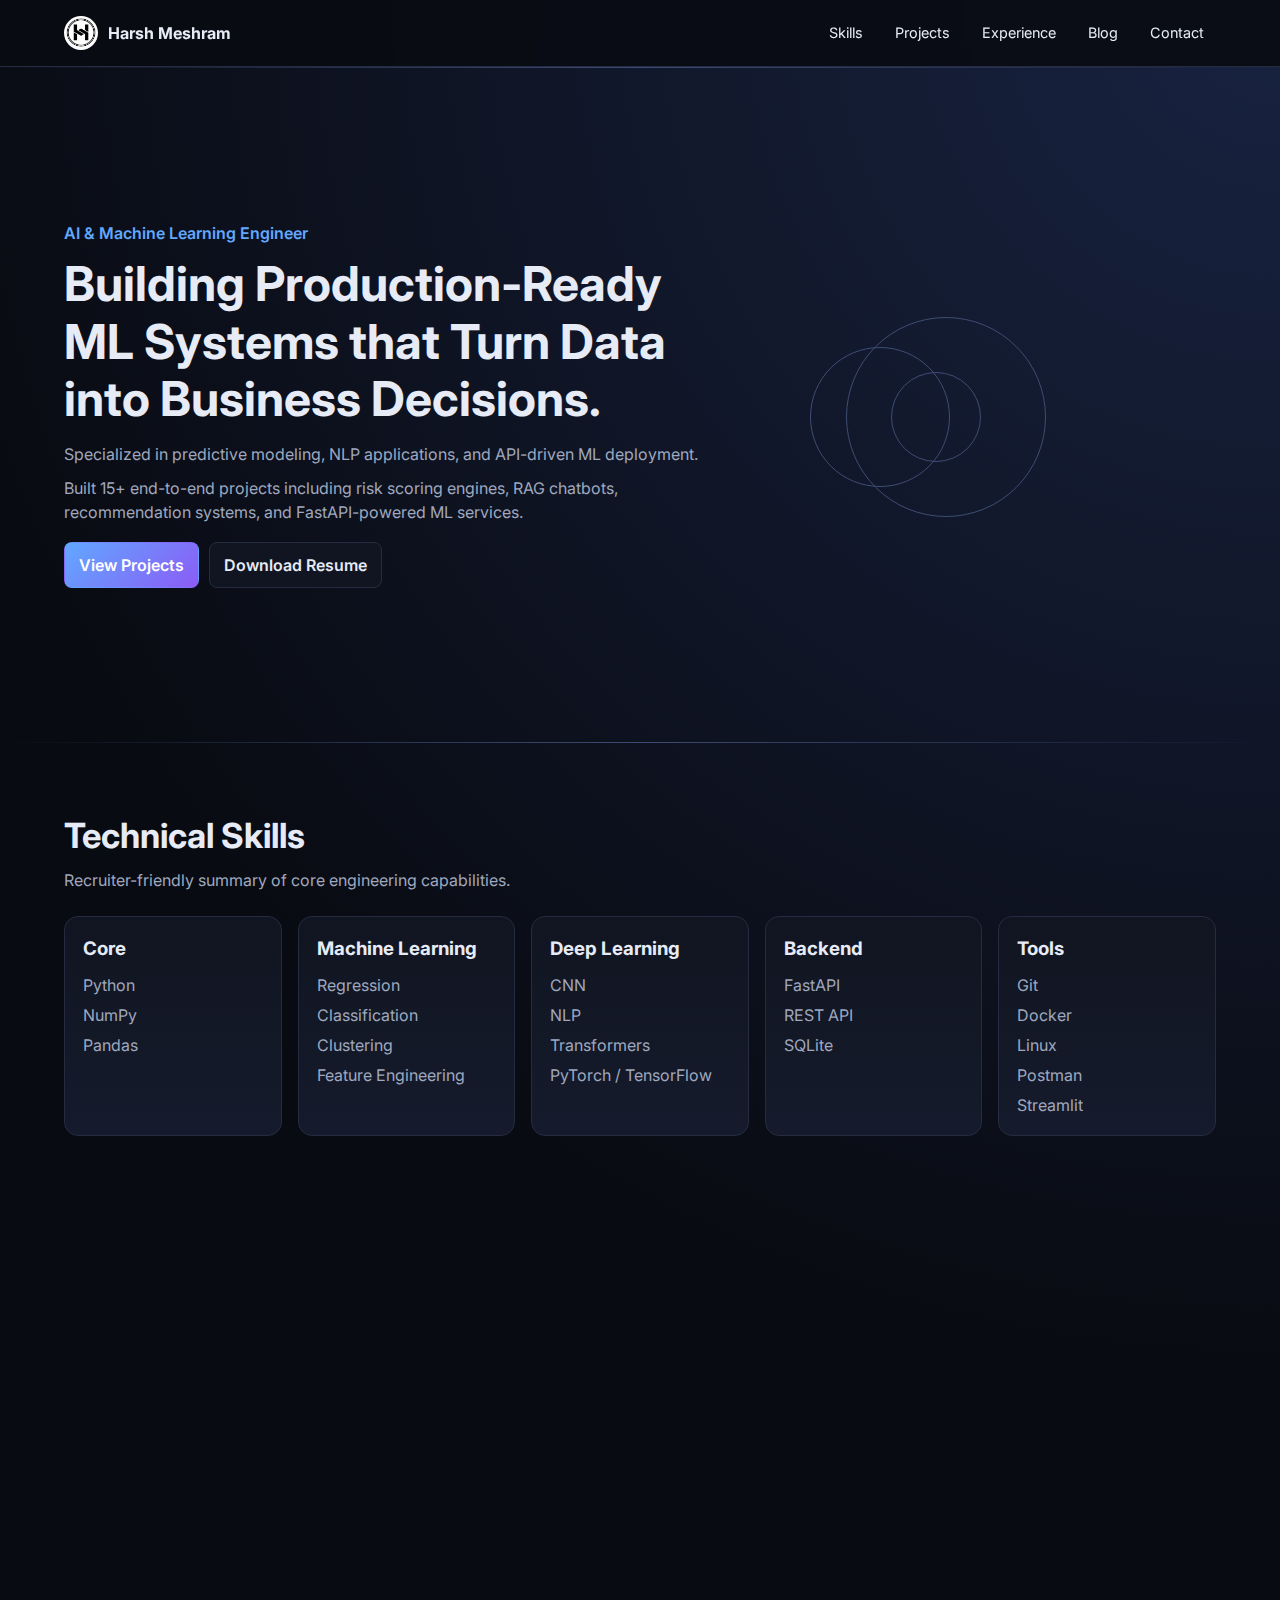
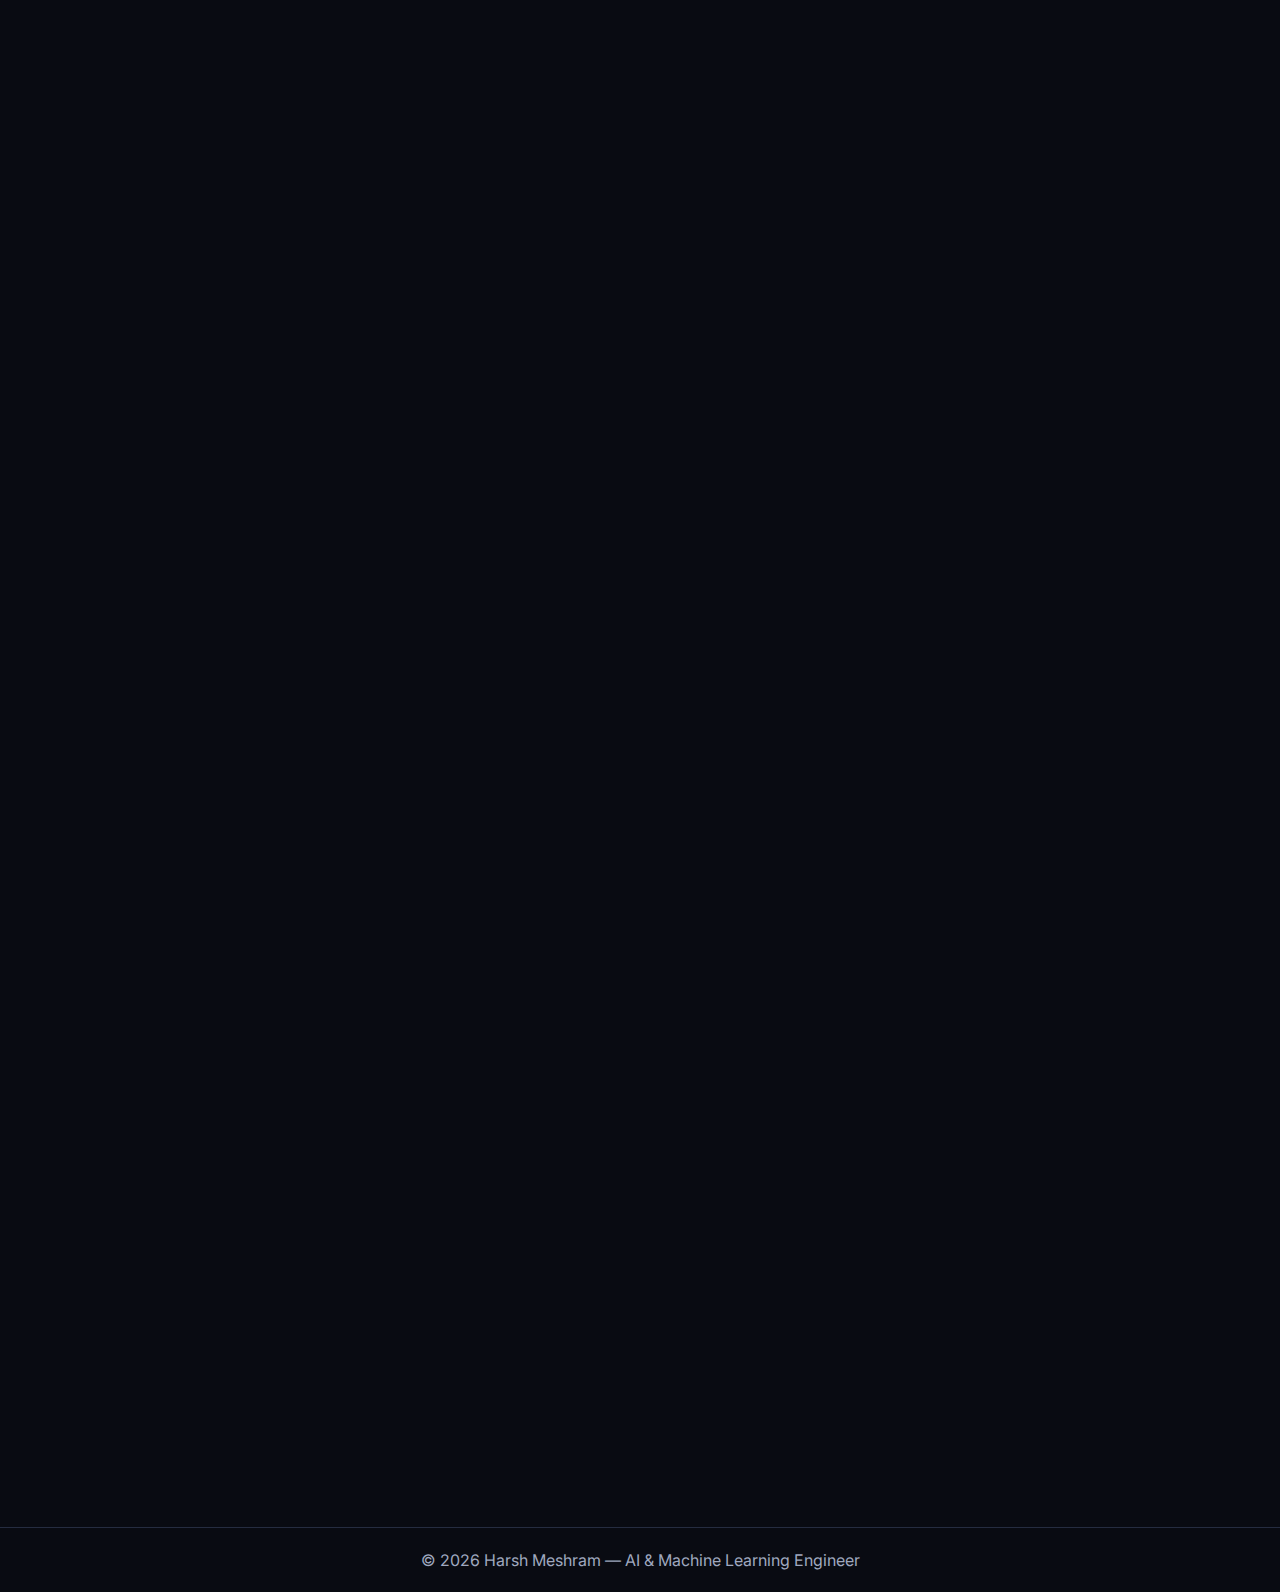
<file: index.html>
<!DOCTYPE html>
<html lang="en">
<head>
  <meta charset="UTF-8">
  <meta name="viewport" content="width=device-width, initial-scale=1.0">
  <title>Harsh Meshram | AI & Machine Learning Engineer</title>
  <link rel="preconnect" href="https://fonts.googleapis.com">
  <link rel="preconnect" href="https://fonts.gstatic.com" crossorigin>
  <link href="https://fonts.googleapis.com/css2?family=Inter:wght@400;500;600;700;800&display=swap" rel="stylesheet">
  <link rel="stylesheet" href="2style.css">
</head>
<body>
  <header class="site-header">
    <a class="brand" href="#hero">
      <img src="images/h logo.jpg" alt="Harsh Meshram logo">
      <span>Harsh Meshram</span>
    </a>
    <nav>
      <a href="#skills">Skills</a>
      <a href="#projects">Projects</a>
      <a href="#experience">Experience</a>
      <a href="#blog">Blog</a>
      <a href="#contact">Contact</a>
    </nav>
  </header>

  <main>
    <section id="hero" class="hero section-divider reveal">
      <div class="hero-content">
        <p class="eyebrow">AI & Machine Learning Engineer</p>
        <h1>Building Production-Ready ML Systems that Turn Data into Business Decisions.</h1>
        <p class="specialization">Specialized in predictive modeling, NLP applications, and API-driven ML deployment.</p>
        <p class="proof">Built 15+ end-to-end projects including risk scoring engines, RAG chatbots, recommendation systems, and FastAPI-powered ML services.</p>
        <div class="hero-actions">
          <a href="#projects" class="btn btn-primary">View Projects</a>
          <a href="Harsh_Meshram_Resume.pdf" class="btn btn-secondary" download>Download Resume</a>
        </div>
      </div>
      <div class="hero-visual" aria-hidden="true">
        <div class="pulse pulse-1"></div>
        <div class="pulse pulse-2"></div>
        <div class="pulse pulse-3"></div>
      </div>
    </section>

    <section id="skills" class="skills section-divider reveal">
      <h2>Technical Skills</h2>
      <p class="section-intro">Recruiter-friendly summary of core engineering capabilities.</p>
      <div class="skills-grid">
        <article class="skill-card">
          <h3>Core</h3>
          <ul><li>Python</li><li>NumPy</li><li>Pandas</li></ul>
        </article>
        <article class="skill-card">
          <h3>Machine Learning</h3>
          <ul><li>Regression</li><li>Classification</li><li>Clustering</li><li>Feature Engineering</li></ul>
        </article>
        <article class="skill-card">
          <h3>Deep Learning</h3>
          <ul><li>CNN</li><li>NLP</li><li>Transformers</li><li>PyTorch / TensorFlow</li></ul>
        </article>
        <article class="skill-card">
          <h3>Backend</h3>
          <ul><li>FastAPI</li><li>REST API</li><li>SQLite</li></ul>
        </article>
        <article class="skill-card">
          <h3>Tools</h3>
          <ul><li>Git</li><li>Docker</li><li>Linux</li><li>Postman</li><li>Streamlit</li></ul>
        </article>
      </div>
    </section>

    <section id="projects" class="projects section-divider reveal">
      <h2>Project Portfolio</h2>
      <p class="section-intro">Problem-led execution with measurable outcomes.</p>
      <div class="project-grid">
        <article class="project-card">
          <h3>Credit Risk Prediction System</h3>
          <p><strong>Problem:</strong> Manual risk assessment delayed loan approvals.<br><strong>Solution:</strong> Built an ML scoring pipeline with engineered financial behavior features.<br><strong>Result:</strong> Reduced screening effort by 45% in test workflow.</p>
          <div class="badges"><span>Python</span><span>scikit-learn</span><span>FastAPI</span><span>SQLite</span></div>
          <p class="metric">Model AUC: <strong>0.91</strong> | False-positive reduction: <strong>18%</strong></p>
          <div class="project-actions">
            <a href="#" class="btn btn-sm">Live Demo</a>
            <a href="#" class="btn btn-sm">GitHub</a>
            <button class="btn btn-sm btn-outline" data-modal="modal-credit">Architecture</button>
          </div>
        </article>

        <article class="project-card">
          <h3>RAG Chatbot (PDF Q&amp;A)</h3>
          <p><strong>Problem:</strong> Team documents were difficult to search quickly.<br><strong>Solution:</strong> Implemented vector retrieval + LLM response generation for PDF knowledge bases.<br><strong>Result:</strong> Improved answer retrieval speed from minutes to seconds.</p>
          <div class="badges"><span>LangChain</span><span>FAISS</span><span>LLM</span><span>Streamlit</span></div>
          <p class="metric">Retrieval precision@5: <strong>87%</strong> | Avg response time: <strong>&lt;4s</strong></p>
          <div class="project-actions">
            <a href="#" class="btn btn-sm">Live Demo</a>
            <a href="#" class="btn btn-sm">GitHub</a>
            <button class="btn btn-sm btn-outline" data-modal="modal-rag">Architecture</button>
          </div>
        </article>

        <article class="project-card">
          <h3>Recommendation System</h3>
          <p><strong>Problem:</strong> Users lacked personalized content suggestions.<br><strong>Solution:</strong> Developed hybrid recommendation logic combining collaborative + content filtering.<br><strong>Result:</strong> Increased simulated click-through by 28%.</p>
          <div class="badges"><span>Python</span><span>Pandas</span><span>Surprise</span><span>Flask API</span></div>
          <p class="metric">Top-10 hit rate: <strong>0.79</strong> | NDCG@10: <strong>0.74</strong></p>
          <div class="project-actions">
            <a href="#" class="btn btn-sm">Live Demo</a>
            <a href="#" class="btn btn-sm">GitHub</a>
            <button class="btn btn-sm btn-outline" data-modal="modal-reco">Architecture</button>
          </div>
        </article>

        <article class="project-card">
          <h3>ML Web App API</h3>
          <p><strong>Problem:</strong> Models built in notebooks were not production consumable.<br><strong>Solution:</strong> Containerized inference API with validation, logging, and versioned endpoints.<br><strong>Result:</strong> Enabled frontend integration and automated QA testing.</p>
          <div class="badges"><span>FastAPI</span><span>Docker</span><span>PyTest</span><span>Postman</span></div>
          <p class="metric">P95 latency: <strong>120ms</strong> | Uptime in local staging: <strong>99.2%</strong></p>
          <div class="project-actions">
            <a href="#" class="btn btn-sm">Live Demo</a>
            <a href="#" class="btn btn-sm">GitHub</a>
            <button class="btn btn-sm btn-outline" data-modal="modal-api">Architecture</button>
          </div>
        </article>
      </div>
    </section>

    <section id="experience" class="experience section-divider reveal">
      <h2>Experience</h2>
      <article class="experience-card">
        <h3>AI Developer (Self Projects)</h3>
        <p class="timeline">2024 — Present</p>
        <ul>
          <li>Designed and deployed end-to-end ML solutions from data preparation to API integration.</li>
          <li>Improved model reliability using feature engineering, cross-validation, and performance monitoring.</li>
          <li>Built reusable backend services for prediction workflows with FastAPI and SQLite.</li>
          <li>Documented architectures, experiments, and results to support stakeholder decision-making.</li>
        </ul>
      </article>
    </section>

    <section id="blog" class="blog section-divider reveal">
      <h2>Blog & Learning</h2>
      <div class="blog-grid">
        <article class="blog-card"><h3>Bias-Variance Tradeoff in Real ML Projects</h3><p>How to decide when to add complexity vs improve data quality.</p></article>
        <article class="blog-card"><h3>Feature Engineering Strategies that Actually Move Metrics</h3><p>Practical techniques for structured datasets.</p></article>
        <article class="blog-card"><h3>RAG vs Fine-Tuning: Choosing the Right NLP Path</h3><p>A recruiter-friendly breakdown of tradeoffs.</p></article>
        <article class="blog-card"><h3>Designing FastAPI Services for ML Inference</h3><p>Architecture patterns for reliable model APIs.</p></article>
        <article class="blog-card"><h3>Model Evaluation Beyond Accuracy</h3><p>Using precision, recall, AUC, and business impact together.</p></article>
      </div>
    </section>

    <section id="contact" class="contact section-divider reveal">
      <h2>Contact</h2>
      <p class="availability">Available for opportunities</p>
      <div class="contact-grid">
        <a href="mailto:harsh@example.com">harsh@example.com</a>
        <a href="https://github.com/" target="_blank" rel="noreferrer">GitHub</a>
        <a href="https://www.linkedin.com/" target="_blank" rel="noreferrer">LinkedIn</a>
        <a href="Harsh_Meshram_Resume.pdf" download>Download Resume</a>
      </div>
    </section>
  </main>

  <footer>
    <p>© 2026 Harsh Meshram — AI & Machine Learning Engineer</p>
  </footer>

  <div class="modal" id="modal-credit" aria-hidden="true">
    <div class="modal-content">
      <button class="modal-close" data-close>&times;</button>
      <h3>Credit Risk Prediction System Architecture</h3>
      <div class="architecture"><span>User</span><span>Frontend</span><span>API</span><span>Model</span><span>Database</span><span>Response</span></div>
    </div>
  </div>

  <div class="modal" id="modal-rag" aria-hidden="true">
    <div class="modal-content">
      <button class="modal-close" data-close>&times;</button>
      <h3>RAG Chatbot Architecture</h3>
      <div class="architecture"><span>User</span><span>Frontend</span><span>API</span><span>Model</span><span>Database</span><span>Response</span></div>
    </div>
  </div>

  <div class="modal" id="modal-reco" aria-hidden="true">
    <div class="modal-content">
      <button class="modal-close" data-close>&times;</button>
      <h3>Recommendation System Architecture</h3>
      <div class="architecture"><span>User</span><span>Frontend</span><span>API</span><span>Model</span><span>Database</span><span>Response</span></div>
    </div>
  </div>

  <div class="modal" id="modal-api" aria-hidden="true">
    <div class="modal-content">
      <button class="modal-close" data-close>&times;</button>
      <h3>ML Web App API Architecture</h3>
      <div class="architecture"><span>User</span><span>Frontend</span><span>API</span><span>Model</span><span>Database</span><span>Response</span></div>
    </div>
  </div>

  <script src="script.js"></script>
</body>
</html>
</file>
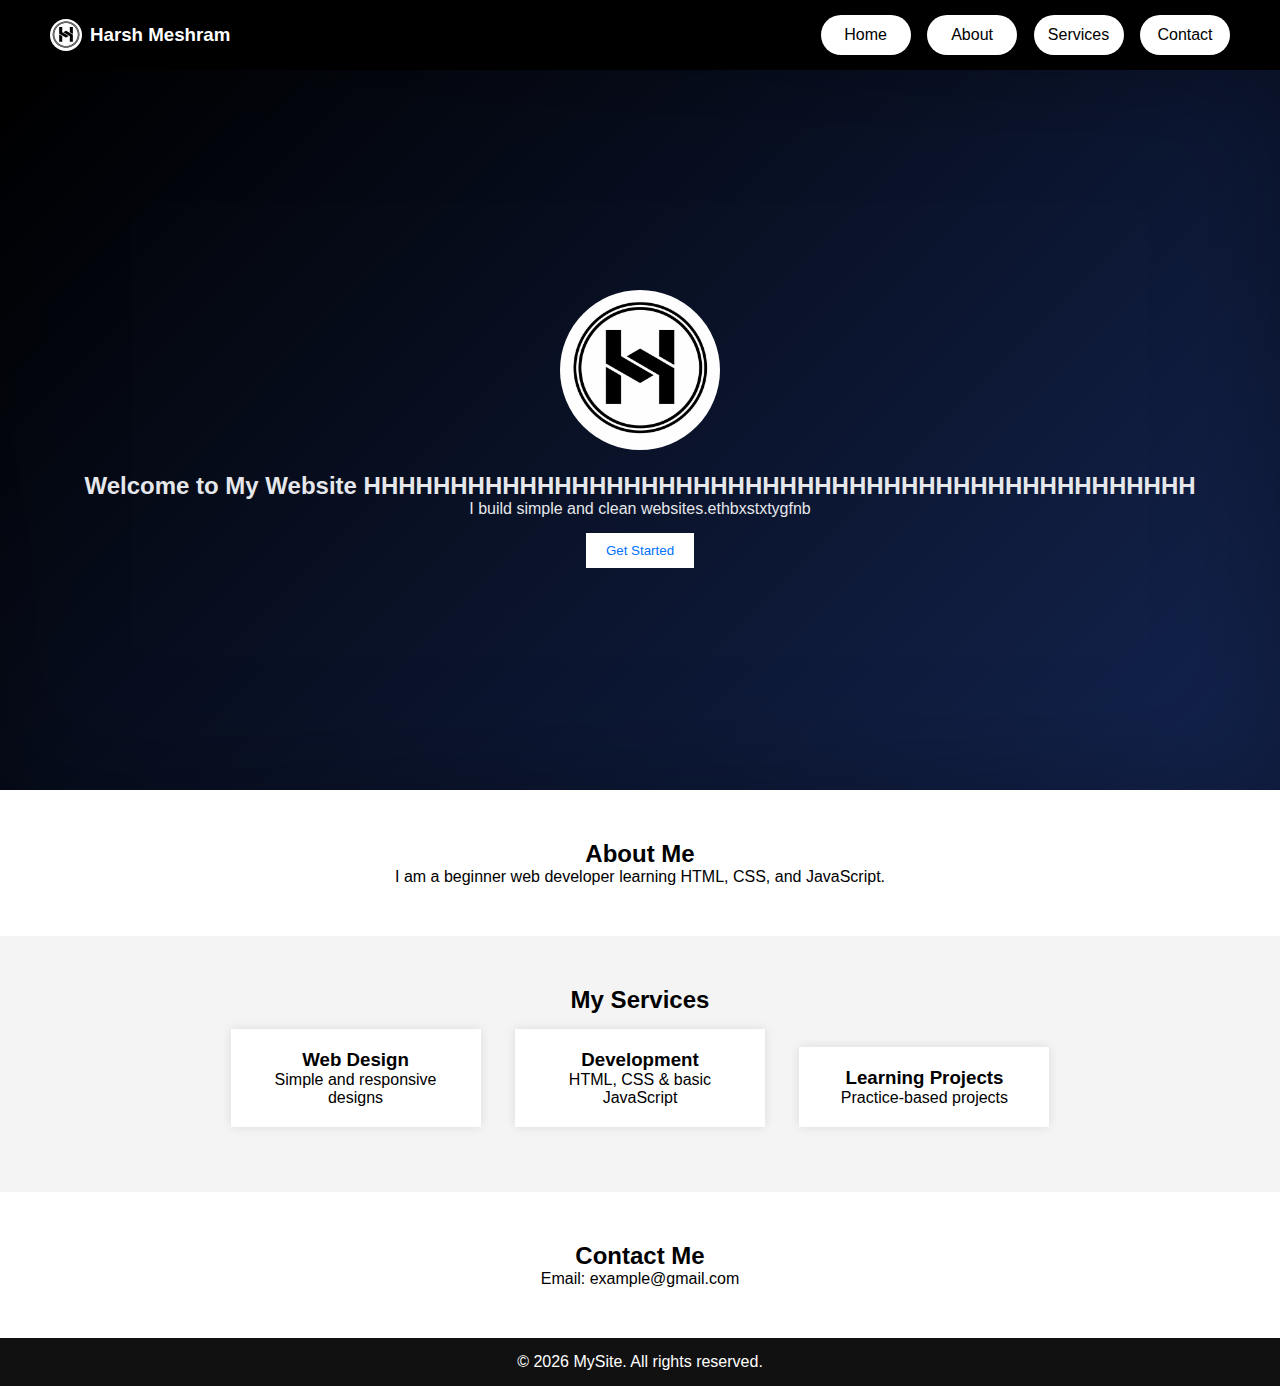
<file: 1-index.html>
<!DOCTYPE html>
<html lang="en">
<head>
  <meta charset="UTF-8">
  <title>Harsh Meshram</title>
  <link rel="stylesheet" href="2-style.css">
</head>
<body>

  <!-- Header -->
  <header>
    <h3
     class="logo">
        <img src="images/h logo.jpg" height="30" width="30">
      Harsh Meshram</h3>
    <nav>
      <a href="index.html" target="_blank">Home</a>
      <a href="#about">About</a>
      <a href="#services">Services</a>
      <a href="3-contact.html"target="_blank">Contact</a>
    </nav>
  </header>

  <!-- Hero Section -->
  <section id="home" class="hero">
    <div class="homelogo">
      <span>
        <img src="images/h logo.jpg" height="100" width="100">
      </span>
      </div>
      <!--  -->
    </div>
    <h2>Welcome to My Website HHHHHHHHHHHHHHHHHHHHHHHHHHHHHHHHHHHHHHHHHHHHHHHH</h2>
    <p>I build simple and clean websites.ethbxstxtygfnb</p>
    <button>Get Started</button>
  </section>

  <!-- About -->
  <section id="about" class="about">
    <h2>About Me</h2>
    <p>
      I am a beginner web developer learning HTML, CSS, and JavaScript.
    </p>
  </section>

  <!-- Services -->
  <section id="services" class="services">
    <h2>My Services</h2>

    <div class="card">
      <h3>Web Design</h3>
      <p>Simple and responsive designs</p>
    </div>

    <div class="card">
      <h3>Development</h3>
      <p>HTML, CSS & basic JavaScript</p>
    </div>

    <div class="card">
      <h3>Learning Projects</h3>
      <p>Practice-based projects</p>
    </div>
  </section>

  <!-- Contact -->
  <section id="contact" class="contact">
    <h2>Contact Me</h2>
    <p>Email: example@gmail.com</p>
  </section>

  <!-- Footer -->
  <footer>
    <p>© 2026 MySite. All rights reserved.</p>
  </footer>
 
</body>
</html>
</file>
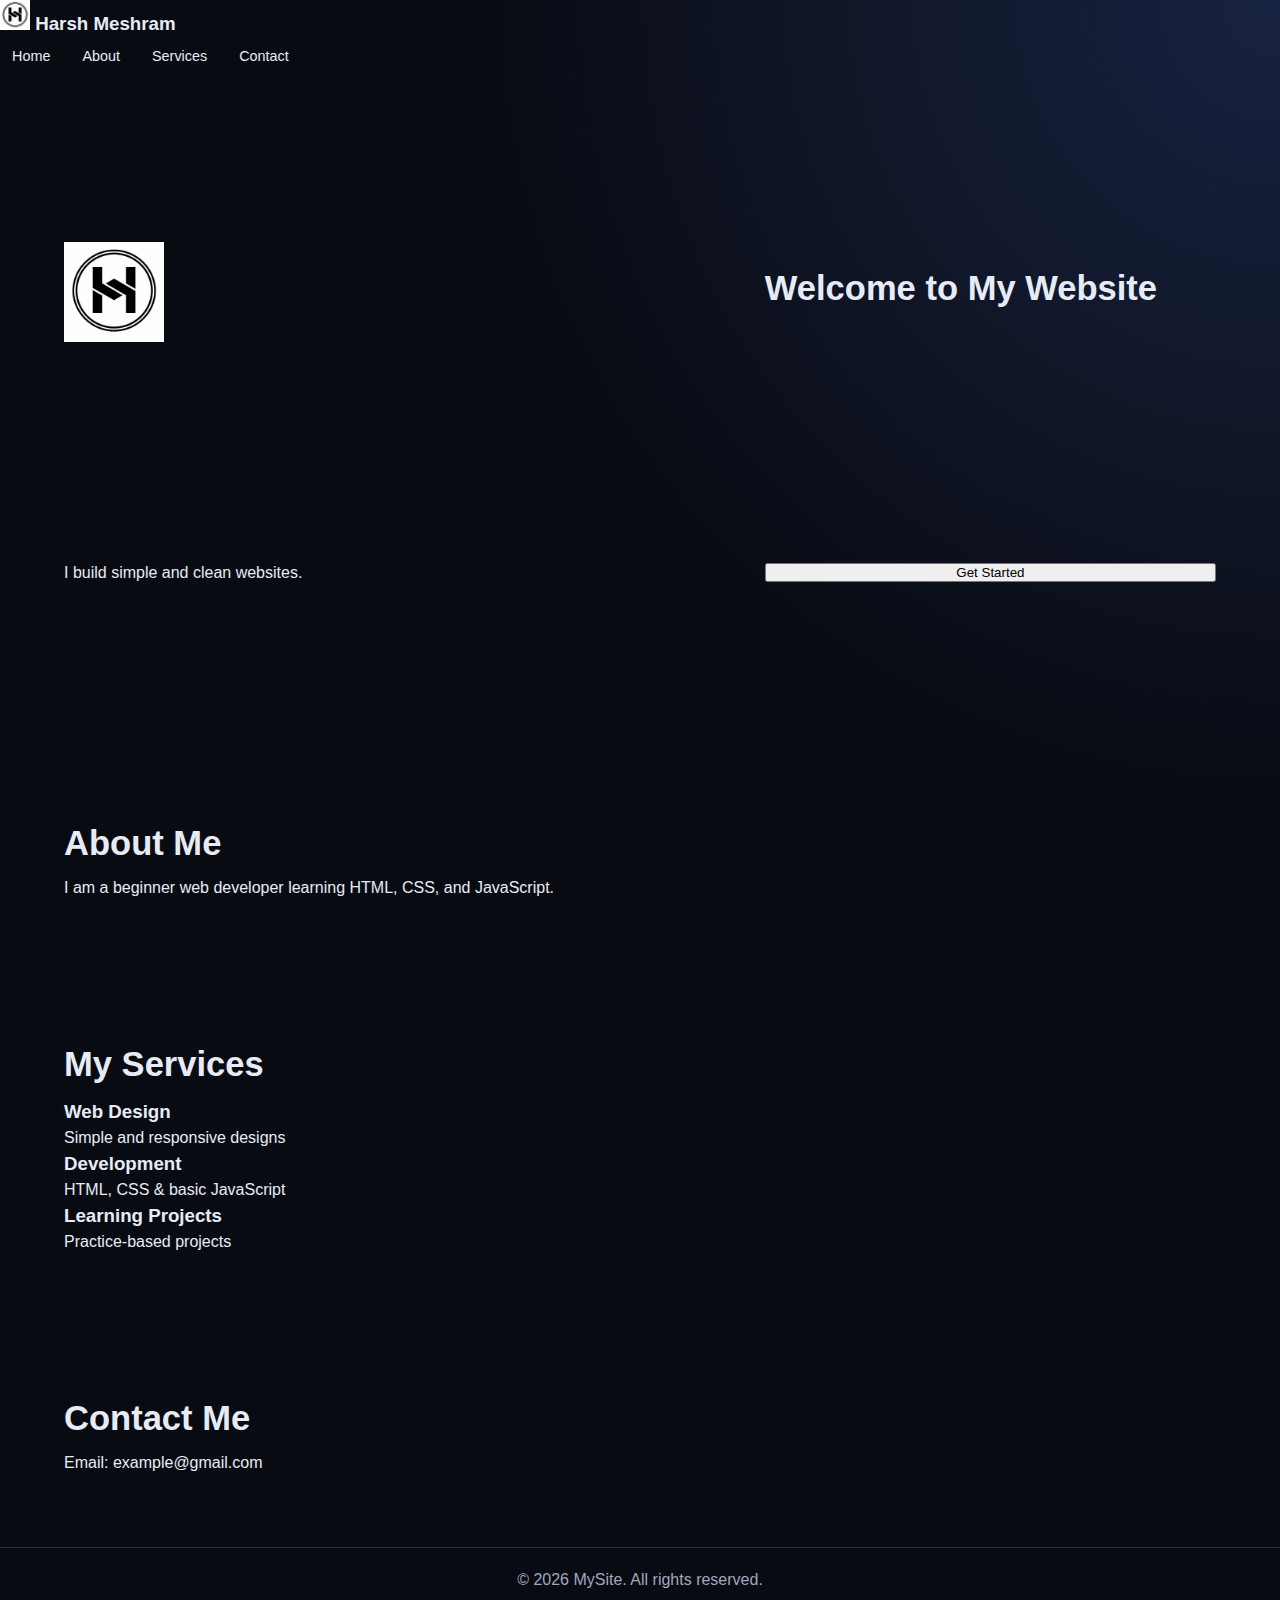
<file: 1index.html>
<!DOCTYPE html>
<html lang="en">
<head>
  <meta charset="UTF-8">
  <title>Harsh Meshram</title>
  <link rel="stylesheet" href="2style.css">
</head>
<body>

  <!-- Header -->
  <header>
    <h3
     class="logo">
        <img src="images/h logo.jpg" height="30" width="30">
      Harsh Meshram</h3>
    <nav>
      <a href="index.html" target="_blank">Home</a>
      <a href="#about">About</a>
      <a href="#services">Services</a>
      <a href="3contact.html"target="_blank">Contact</a>
    </nav>
  </header>

  <!-- Hero Section -->
  <section id="home" class="hero">
    <div class="homelogo">
      <span>
        <img src="images/h logo.jpg" height="100" width="100">
      </span>
      </div>
      <!--  -->
    </div>
    <h2>Welcome to My Website</h2>
    <p>I build simple and clean websites.</p>
    <button>Get Started</button>
  </section>

  <!-- About -->
  <section id="about" class="about">
    <h2>About Me</h2>
    <p>
      I am a beginner web developer learning HTML, CSS, and JavaScript.
    </p>
  </section>

  <!-- Services -->
  <section id="services" class="services">
    <h2>My Services</h2>

    <div class="card">
      <h3>Web Design</h3>
      <p>Simple and responsive designs</p>
    </div>

    <div class="card">
      <h3>Development</h3>
      <p>HTML, CSS & basic JavaScript</p>
    </div>

    <div class="card">
      <h3>Learning Projects</h3>
      <p>Practice-based projects</p>
    </div>
  </section>

  <!-- Contact -->
  <section id="contact" class="contact">
    <h2>Contact Me</h2>
    <p>Email: example@gmail.com</p>
  </section>

  <!-- Footer -->
  <footer>
    <p>© 2026 MySite. All rights reserved.</p>
  </footer>
 
</body>
</html>
</file>
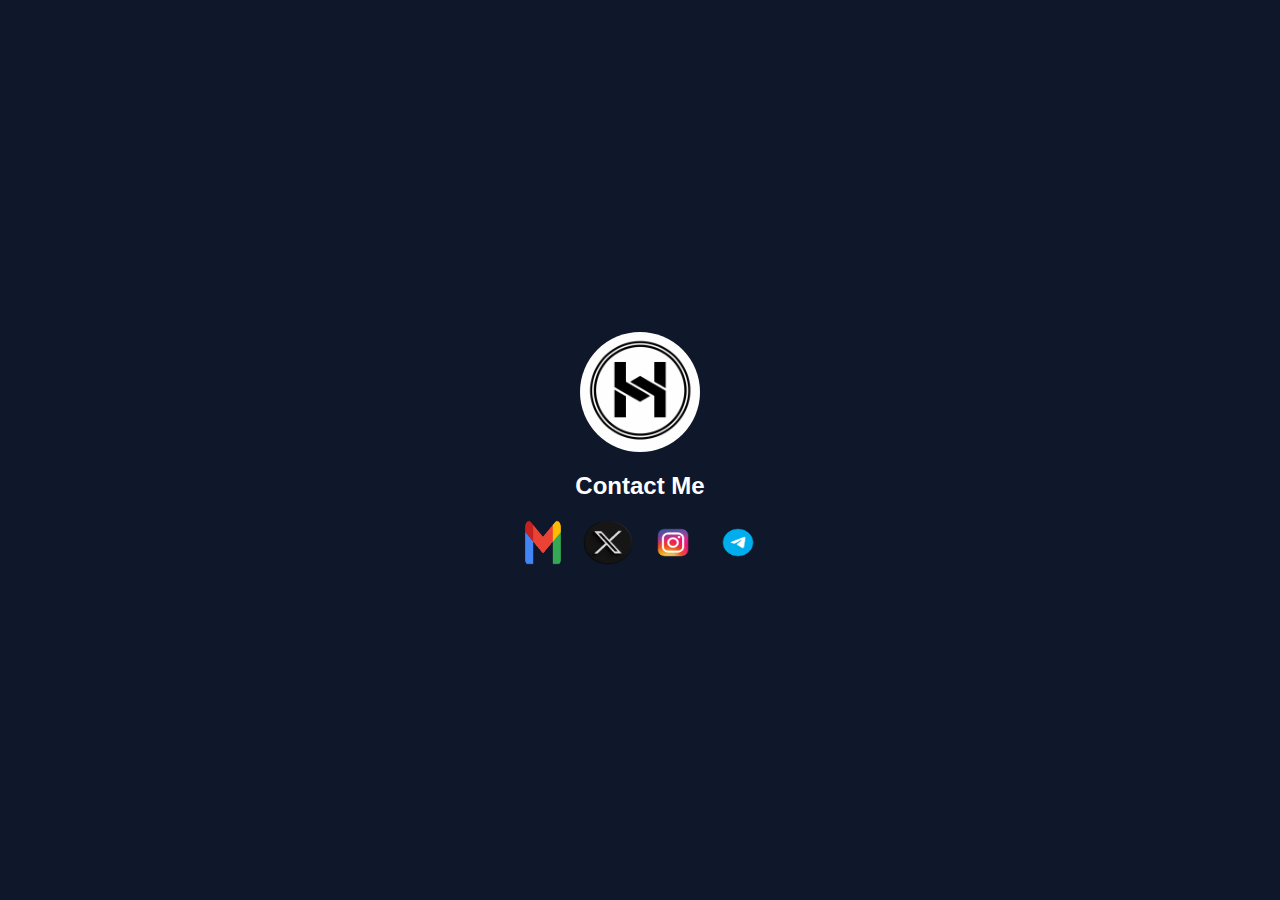
<file: 3-contact.html>
<!DOCTYPE html>
<html lang="en">
<head>
  <meta charset="UTF-8">
  <link rel="stylesheet" href="2-style.css">
  <title>Contact | Harsh Meshram</title>
  <style>
    body {
      margin: 0;
      font-family: Arial, sans-serif;
      background: #0f172a;
      color: white;
      display: flex;
      justify-content: center;
      align-items: center;
      height: 100vh;
    }

    .contact {
      text-align: center;
    }
  </style>
</head>
<body>
  <section class="contact">
     <div class="contacting">
      <img src="images/h logo.jpg" height="100" width="100" alt="contactimg"><br>
    </div>
        <h2>Contact Me</h2>
    <div class="contact-apps">

  <a href="mailto:h.developer.33213@gmail.com" title="Email">
     <img src="images/gmail.png" alt="Email">
  </a>

    <a href="https://x.com/harshmes" target="_blank" title="Twitter">
    <img src="images/twitter.png" alt="Twitter">
  </a>

  <a href="https://www.instagram.com/harsh_meshram_838/" target="_blank" title="Instagram">
  <img src="images/insta.jpg" alt="Instagram">  
  </a>

  <a href="https://t.me/Harsh_33213" target="_blank" title="Telegram">
    <img src="images/tg.png" alt="Telegram">
  </a>

</div>
  </section>

</body>
</html>
</file>
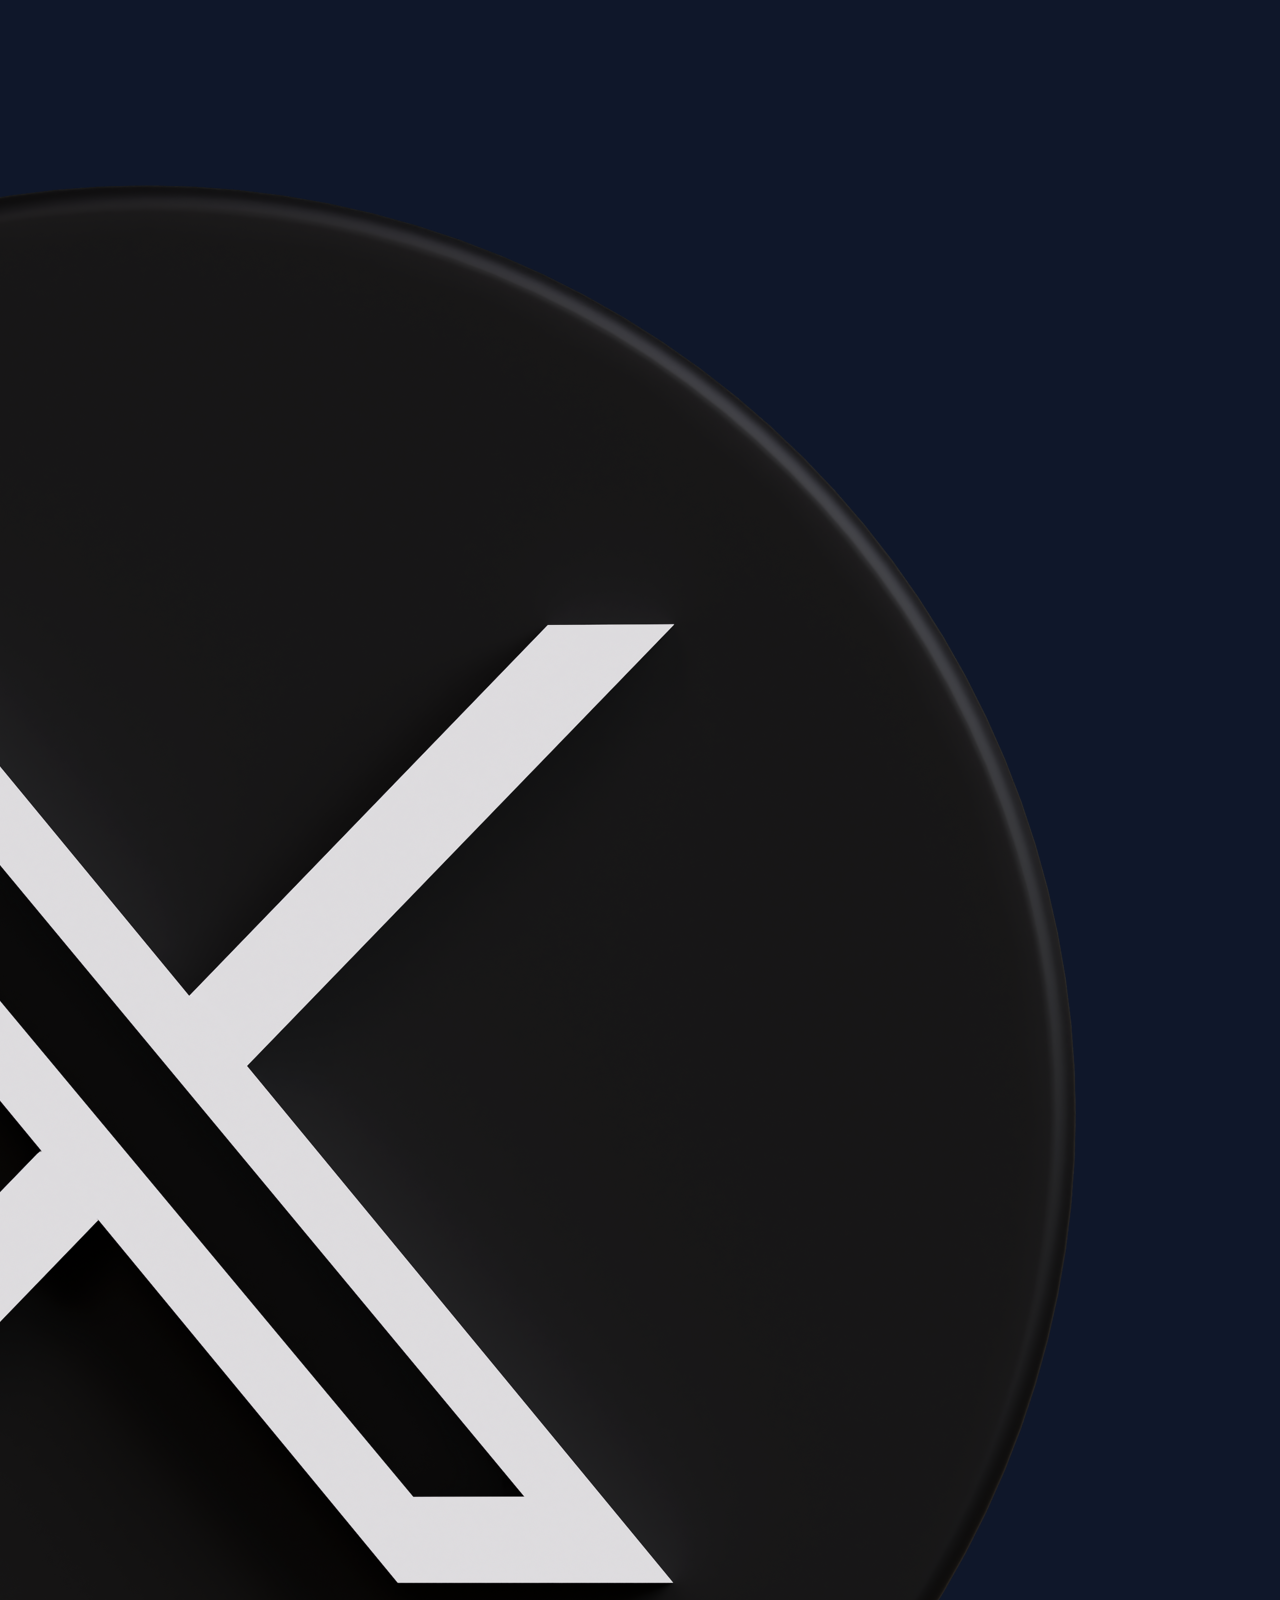
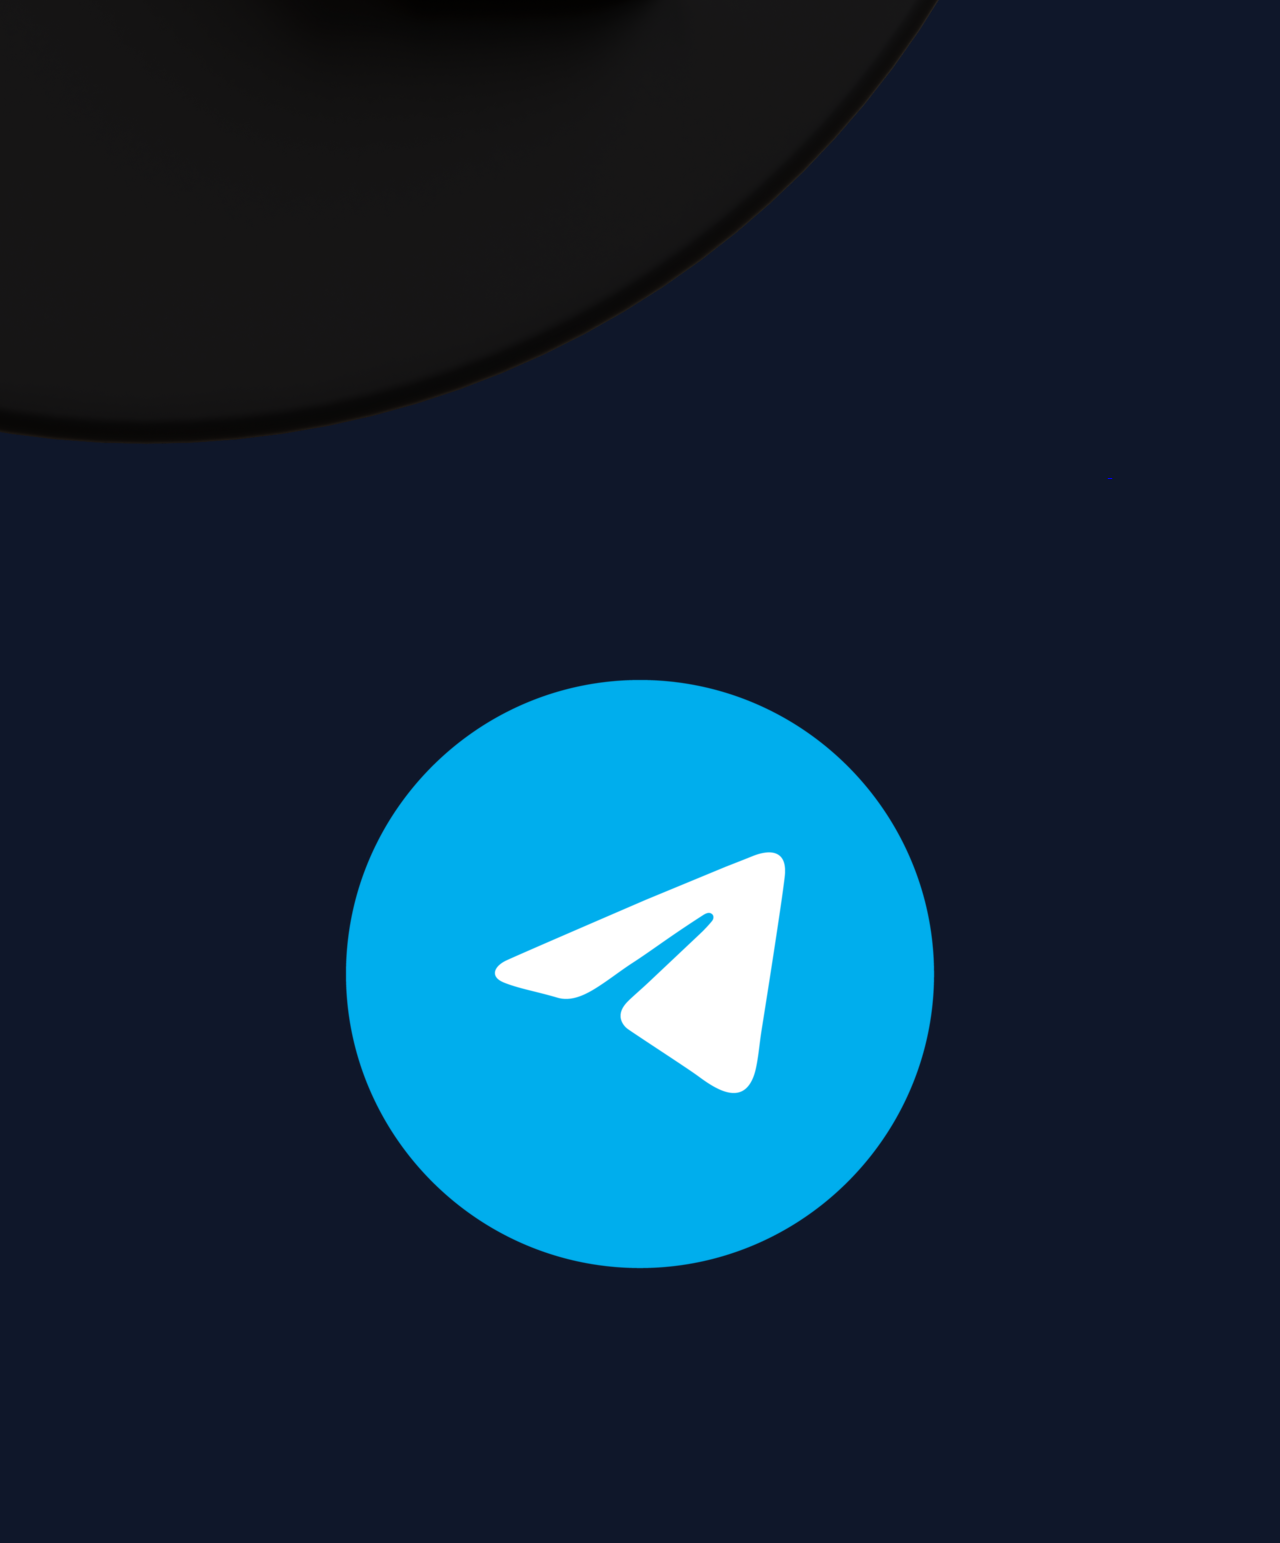
<file: 3contact.html>
<!DOCTYPE html>
<html lang="en">
<head>
  <meta charset="UTF-8">
  <link rel="stylesheet" href="2style.css">
  <title>Contact | Harsh Meshram</title>
  <style>
    body {
      margin: 0;
      font-family: Arial, sans-serif;
      background: #0f172a;
      color: white;
      display: flex;
      justify-content: center;
      align-items: center;
      height: 100vh;
    }

    .contact {
      text-align: center;
    }
  </style>
</head>
<body>
  <section class="contact">
     <div class="contacting">
      <img src="images/h logo.jpg" height="100" width="100" alt="contactimg"><br>
    </div>
        <h2>Contact Me</h2>
    <div class="contact-apps">

  <a href="mailto:h.developer.33213@gmail.com" title="Email">
     <img src="images/gmail.png" alt="Email">
  </a>

    <a href="https://x.com/harshmes" target="_blank" title="Twitter">
    <img src="images/twitter.png" alt="Twitter">
  </a>

  <a href="https://www.instagram.com/harsh_meshram_838/" target="_blank" title="Instagram">
  <img src="images/insta.jpg" alt="Instagram">  
  </a>

  <a href="https://t.me/Harsh_33213" target="_blank" title="Telegram">
    <img src="images/tg.png" alt="Telegram">
  </a>

</div>
  </section>

</body>
</html>
</file>
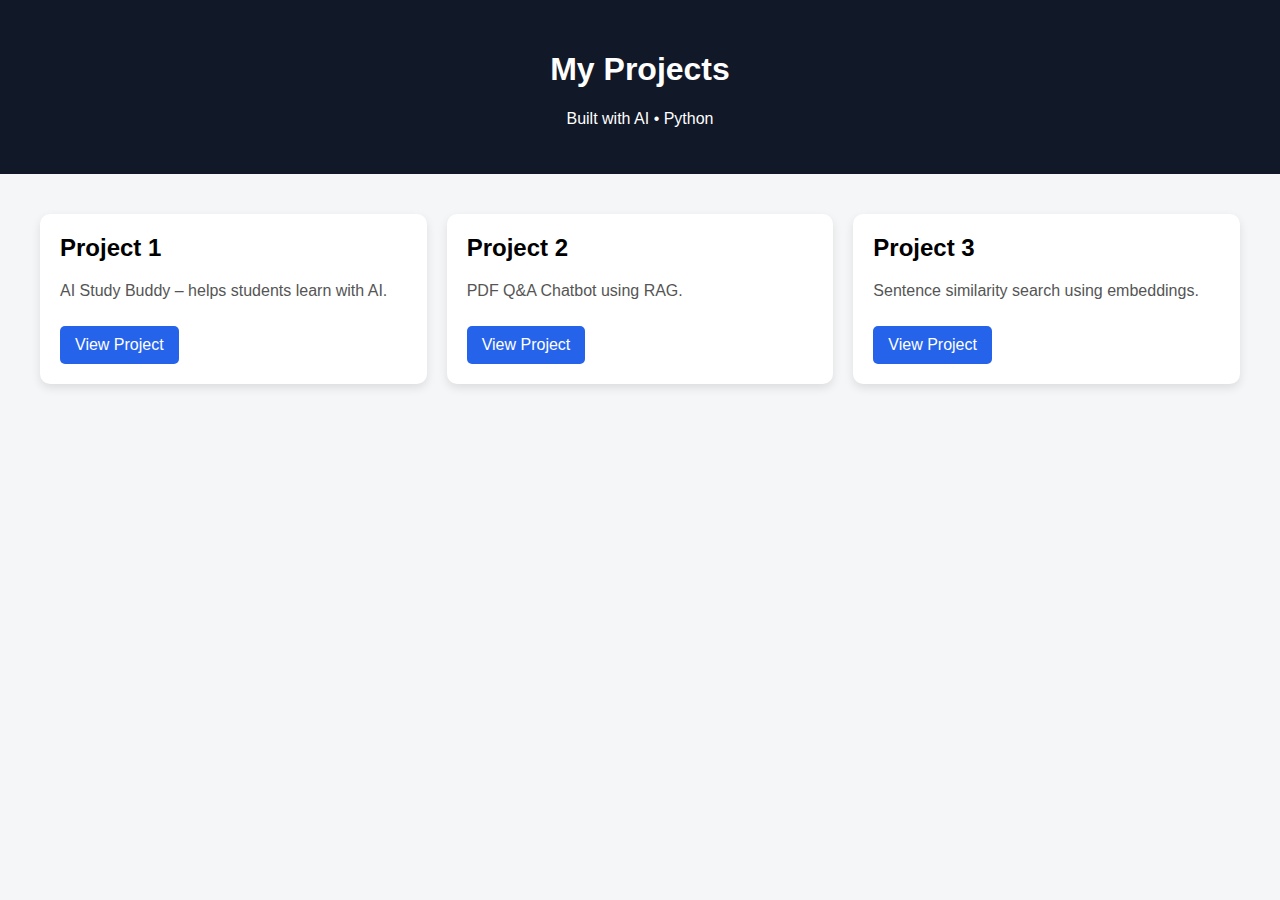
<file: project.html>
<!DOCTYPE html>
<html lang="en">
<head>
    <meta charset="UTF-8">
    <title>My Projects</title>
    <style>
        body {
            font-family: Arial, sans-serif;
            background: #f4f6f8;
            margin: 0;
            padding: 0;
        }

        header {
            background: #111827;
            color: white;
            padding: 30px;
            text-align: center;
        }

        .container {
            padding: 40px;
            display: grid;
            grid-template-columns: repeat(auto-fit, minmax(250px, 1fr));
            gap: 20px;
        }

        .card {
            background: white;
            padding: 20px;
            border-radius: 10px;
            box-shadow: 0 4px 10px rgba(0,0,0,0.1);
        }

        .card h2 {
            margin-top: 0;
        }

        .card p {
            color: #555;
        }

        .card a {
            display: inline-block;
            margin-top: 10px;
            padding: 10px 15px;
            background: #2563eb;
            color: white;
            text-decoration: none;
            border-radius: 5px;
        }

        .card a:hover {
            background: #000000;
        }
    </style>
</head>
<body>

<header>
    <h1>My Projects</h1>
    <p>Built with AI • Python</p>
</header>

<div class="container">

    <div class="card">
        <h2>Project 1</h2>
        <p>AI Study Buddy – helps students learn with AI.</p>
        <a href="projects/ai-study-buddy.html">View Project</a>
    </div>

    <div class="card">
        <h2>Project 2</h2>
        <p>PDF Q&A Chatbot using RAG.</p>
        <a href="#">View Project</a>
    </div>

    <div class="card">
        <h2>Project 3</h2>
        <p>Sentence similarity search using embeddings.</p>
        <a href="#">View Project</a>
    </div>

</div>

</body>
</html>
</file>
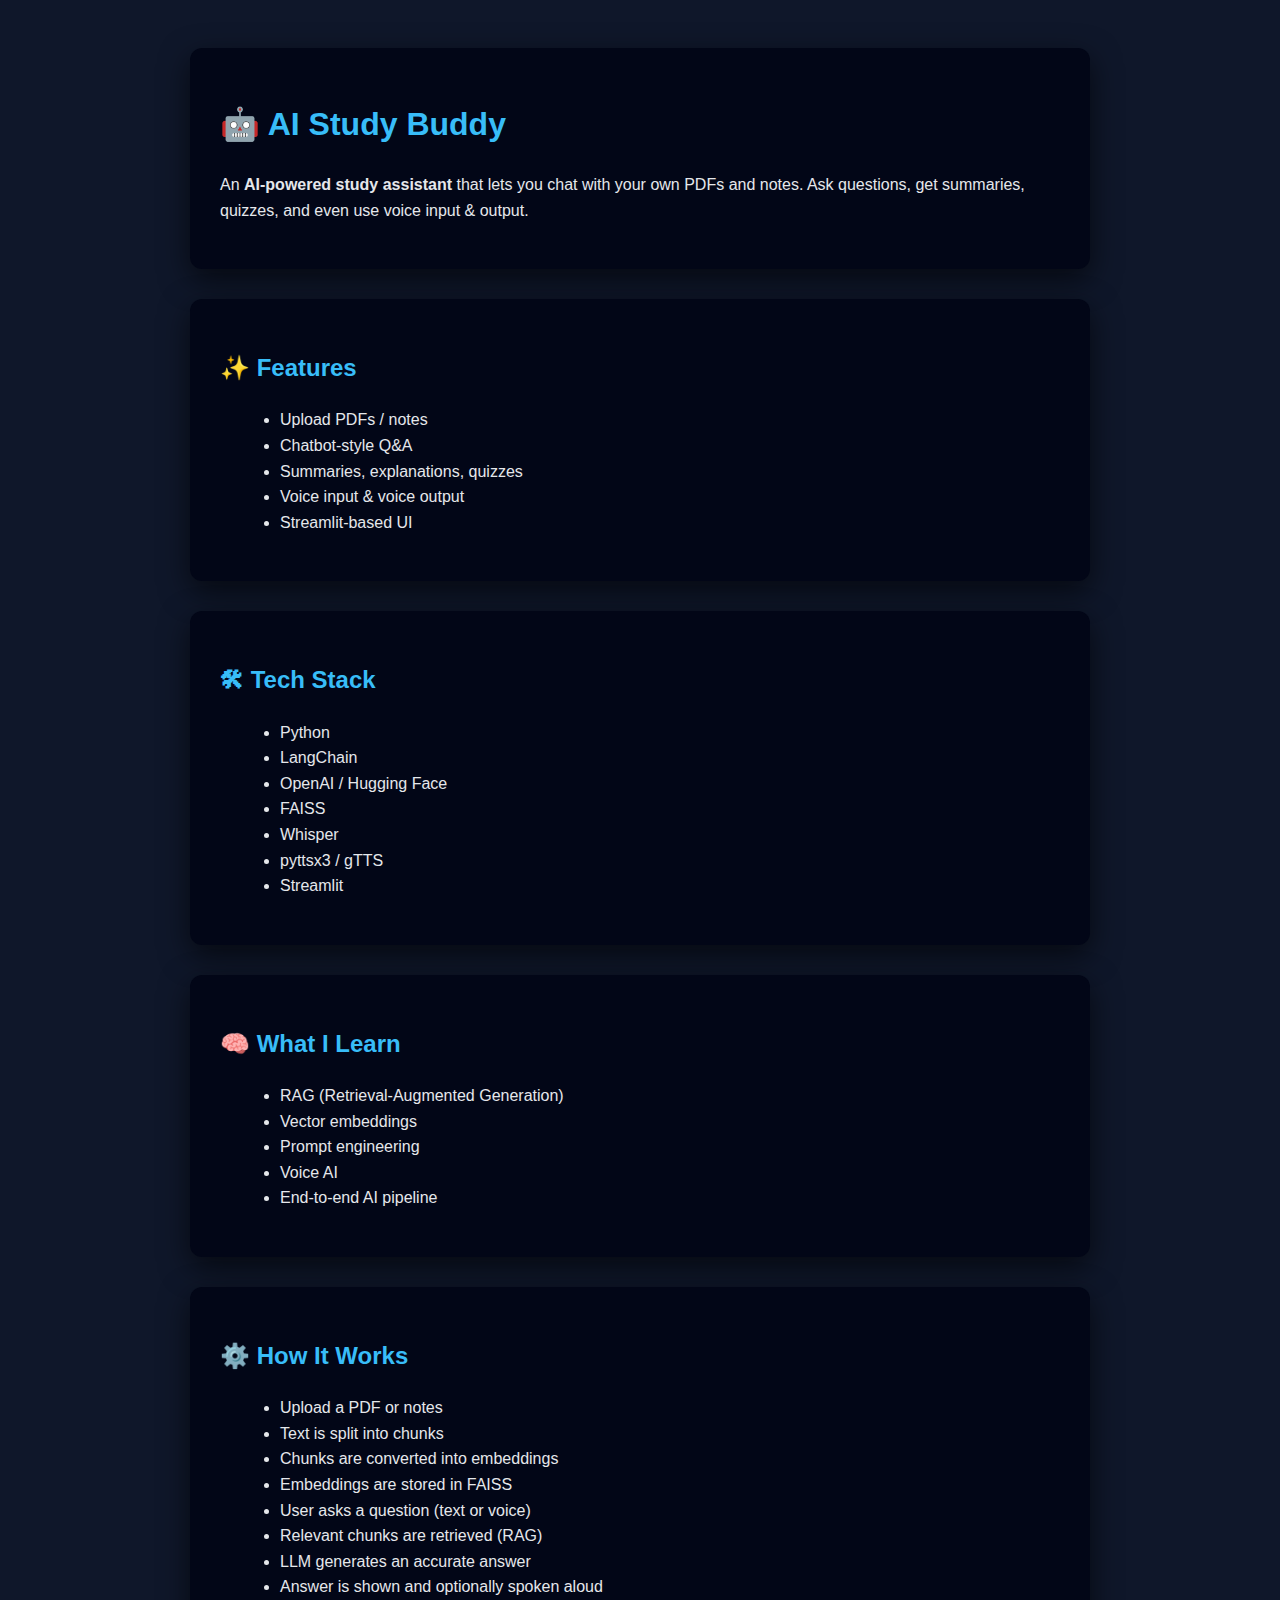
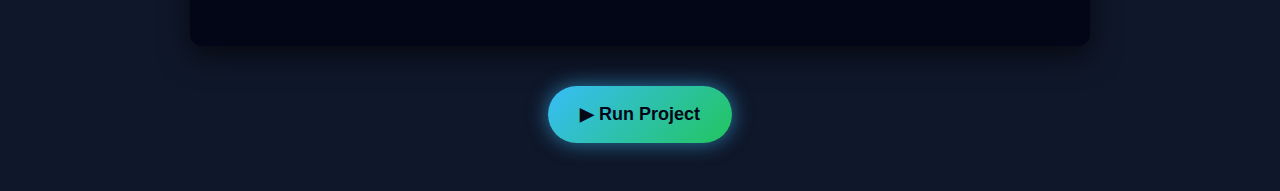
<file: projects/ai-study-buddy.html>
<!DOCTYPE html>
<html lang="en">
<head>
  <meta charset="UTF-8">
  <title>AI Study Buddy</title>
  <style>
    body {
      font-family: Arial, sans-serif;
      background: #0f172a;
      color: #e5e7eb;
      line-height: 1.6;
      padding: 40px;
    }

    .container {
      max-width: 900px;
      margin: auto;
    }

    h1, h2 {
      color: #38bdf8;
    }

    ul {
      margin-left: 20px;
    }

    .card {
      background: #020617;
      padding: 30px;
      border-radius: 12px;
      box-shadow: 0 10px 30px rgba(0,0,0,0.6);
      margin-bottom: 30px;
    }

    .run-btn {
      display: inline-block;
      padding: 14px 32px;
      font-size: 18px;
      font-weight: bold;
      color: #020617;
      background: linear-gradient(135deg, #38bdf8, #22c55e);
      border-radius: 30px;
      text-decoration: none;
      box-shadow: 0 0 20px rgba(56,189,248,0.6);
      transition: all 0.3s ease;
    }

    .run-btn:hover {
      transform: scale(1.05);
      box-shadow: 0 0 35px rgba(56,189,248,0.9);
    }

    .center {
      text-align: center;
      margin-top: 40px;
    }
  </style>
</head>
<body>

  <div class="container">

    <div class="card">
      <h1>🤖 AI Study Buddy</h1>
      <p>
        An <b>AI-powered study assistant</b> that lets you chat with your own
        PDFs and notes. Ask questions, get summaries, quizzes, and even use
        voice input & output.
      </p>
    </div>

    <div class="card">
      <h2>✨ Features</h2>
      <ul>
        <li>Upload PDFs / notes</li>
        <li>Chatbot-style Q&A</li>
        <li>Summaries, explanations, quizzes</li>
        <li>Voice input & voice output</li>
        <li>Streamlit-based UI</li>
      </ul>
    </div>

    <div class="card">
      <h2>🛠 Tech Stack</h2>
      <ul>
        <li>Python</li>
        <li>LangChain</li>
        <li>OpenAI / Hugging Face</li>
        <li>FAISS</li>
        <li>Whisper</li>
        <li>pyttsx3 / gTTS</li>
        <li>Streamlit</li>
      </ul>
    </div>

    <div class="card">
      <h2>🧠 What I Learn</h2>
      <ul>
        <li>RAG (Retrieval-Augmented Generation)</li>
        <li>Vector embeddings</li>
        <li>Prompt engineering</li>
        <li>Voice AI</li>
        <li>End-to-end AI pipeline</li>
      </ul>
    </div>

    <div class="card">
      <h2>⚙️ How It Works</h2>
      <ul>
          <li>Upload a PDF or notes</li>
          <li>Text is split into chunks</li>
          <li>Chunks are converted into embeddings</li>
          <li>Embeddings are stored in FAISS</li>
          <li>User asks a question (text or voice)</li>
          <li>Relevant chunks are retrieved (RAG)</li>
          <li>LLM generates an accurate answer</li>
          <li>Answer is shown and optionally spoken aloud</li>
      </ul>
    </div>

    <!-- RUN BUTTON -->
    <div class="center">
      <a class="run-btn" href="https://your-live-app-link.com" target="_blank">
        ▶ Run Project
      </a>
    </div>

  </div>

</body>
</html>
</file>
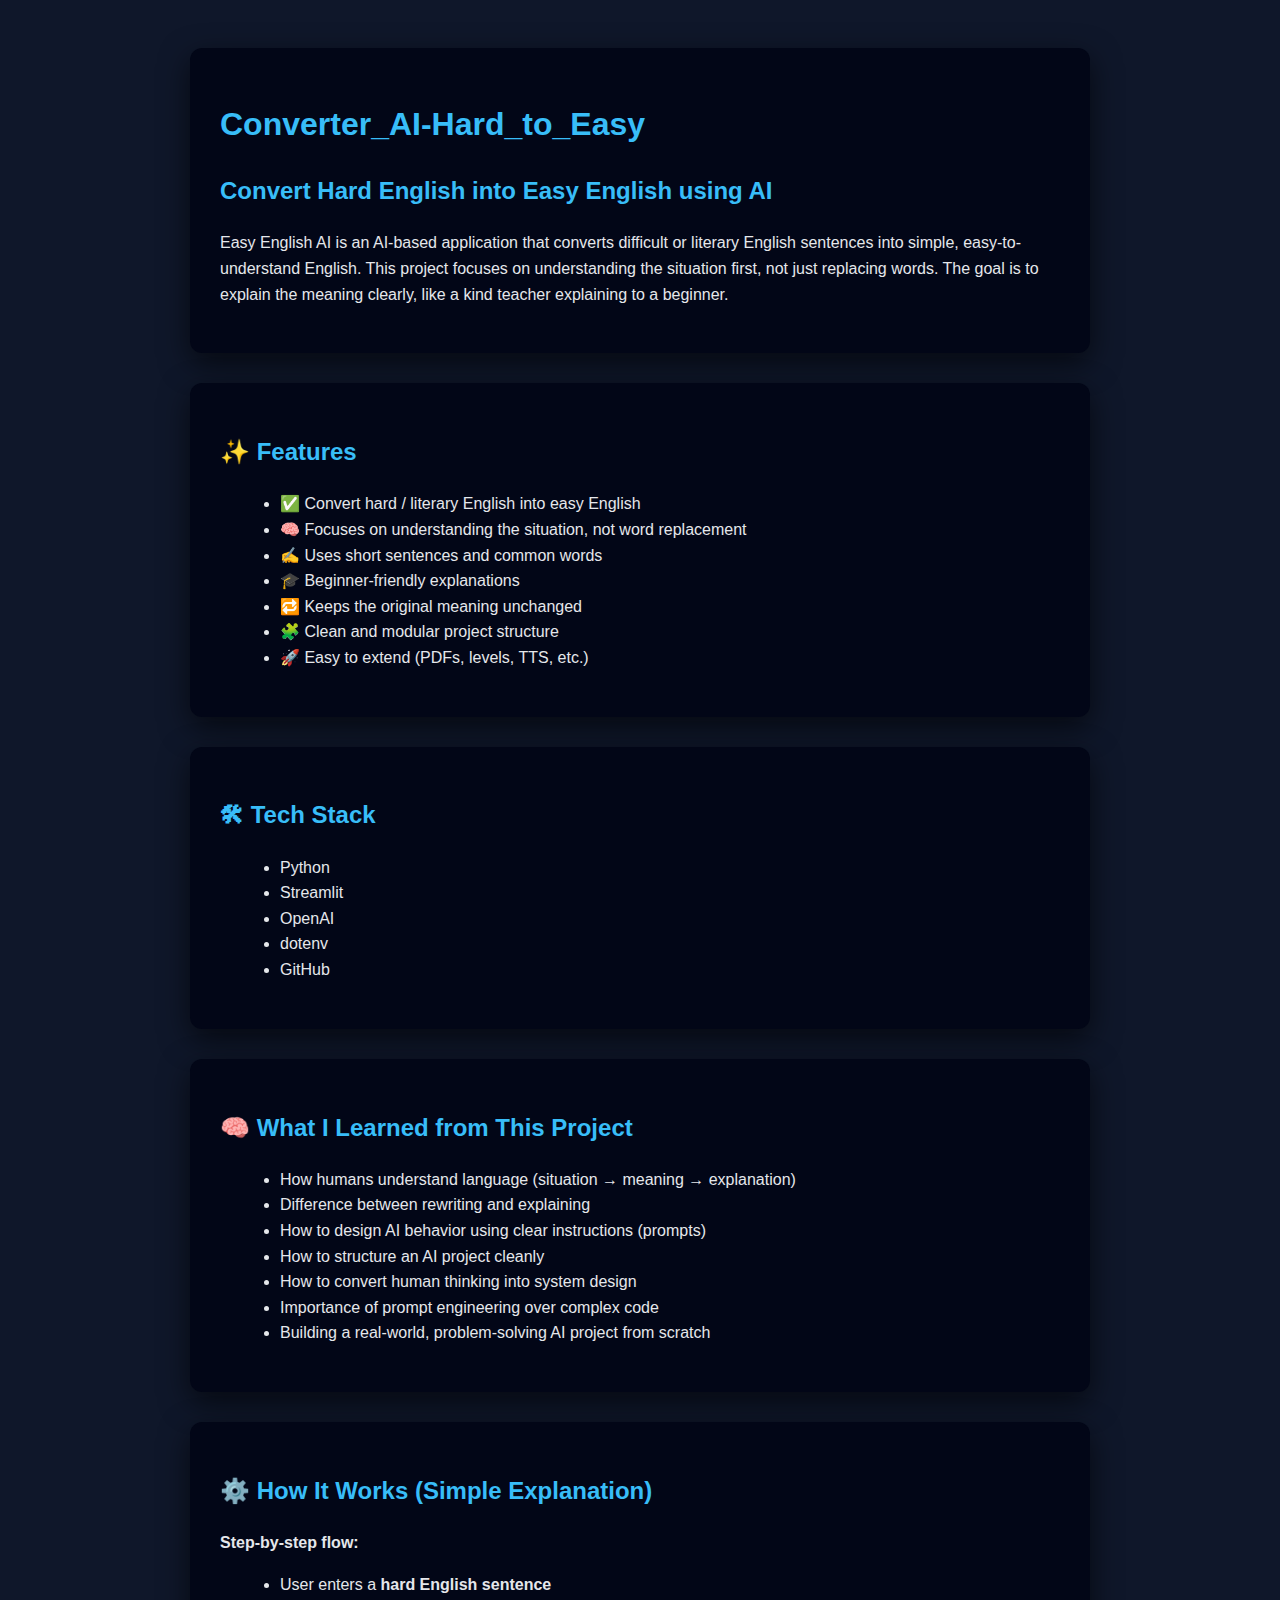
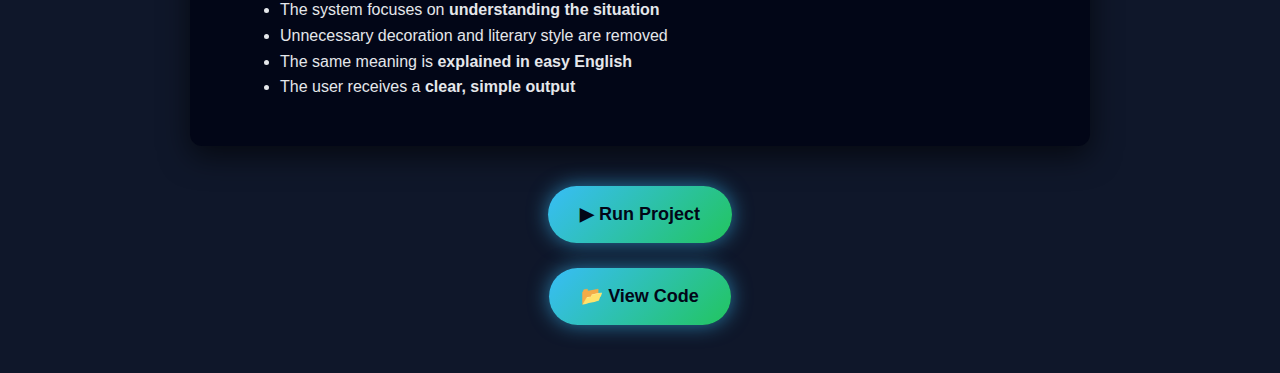
<file: projects/Converter_AI-Hard_to_Easy.html>
<!DOCTYPE html>
<html lang="en">
<head>
  <meta charset="UTF-8">
  <title>Converter_AI-Hard_to_Easy</title>
  <style>
    body {
      font-family: Arial, sans-serif;
      background: #0f172a;
      color: #e5e7eb;
      line-height: 1.6;
      padding: 40px;
    }

    .container {
      max-width: 900px;
      margin: auto;
    }

    h1, h2 {
      color: #38bdf8;
    }

    ul {
      margin-left: 20px;
    }

    .card {
      background: #020617;
      padding: 30px;
      border-radius: 12px;
      box-shadow: 0 10px 30px rgba(0,0,0,0.6);
      margin-bottom: 30px;
    }

    .run-btn {
      display: inline-block;
      padding: 14px 32px;
      font-size: 18px;
      font-weight: bold;
      color: #020617;
      background: linear-gradient(135deg, #38bdf8, #22c55e);
      border-radius: 30px;
      text-decoration: none;
      box-shadow: 0 0 20px rgba(56,189,248,0.6);
      transition: all 0.3s ease;
    }

    .run-btn:hover {
      transform: scale(1.05);
      box-shadow: 0 0 35px rgba(56,189,248,0.9);
    }

    .center {
      text-align: center;
      margin-top: 40px;
    }
  </style>
</head>
<body>

  <div class="container">

    <div class="card">
      <h1>Converter_AI-Hard_to_Easy</h1>
      <h2><b>Convert Hard English into Easy English using AI</b></h2>
      <p>
        Easy English AI is an AI-based application that converts difficult or literary English sentences into simple, easy-to-understand English.
        This project focuses on understanding the situation first, not just replacing words.
        The goal is to explain the meaning clearly, like a kind teacher explaining to a beginner.
      </p>
    </div>

    <div class="card">
      <h2>✨ Features</h2>
      <ul>
        <li>✅ Convert hard / literary English into easy English</li>
        <li>🧠 Focuses on understanding the situation, not word replacement</li>
        <li>✍️ Uses short sentences and common words</li>
        <li>🎓 Beginner-friendly explanations</li>
        <li>🔁 Keeps the original meaning unchanged</li>
        <li>🧩 Clean and modular project structure</li>
        <li>🚀 Easy to extend (PDFs, levels, TTS, etc.)</li>
      </ul>
    </div>

    <div class="card">
      <h2>🛠 Tech Stack</h2>
      <ul>
        <li>Python</li>
        <li>Streamlit</li>
        <li>OpenAI</li>
        <li>dotenv</li>
        <li>GitHub</li>
      </ul>
    </div>

    <div class="card">
<h2>🧠 What I Learned from This Project</h2>
<ul>
  <li>How humans understand language (situation → meaning → explanation)</li>
  <li>Difference between rewriting and explaining</li>
  <li>How to design AI behavior using clear instructions (prompts)</li>
  <li>How to structure an AI project cleanly</li>
  <li>How to convert human thinking into system design</li>
  <li>Importance of prompt engineering over complex code</li>
  <li>Building a real-world, problem-solving AI project from scratch</li>
</ul>

    </div>

    <div class="card">
<h2>⚙️ How It Works (Simple Explanation)</h2>
<p><strong>Step-by-step flow:</strong></p>

<ul>
  <li>User enters a <strong>hard English sentence</strong></li>
  <li>The system focuses on <strong>understanding the situation</strong></li>
  <li>Unnecessary decoration and literary style are removed</li>
  <li>The same meaning is <strong>explained in easy English</strong></li>
  <li>The user receives a <strong>clear, simple output</strong></li>
</ul>

    </div>

    <!-- RUN BUTTON -->
    <div class="center">
      <a class="run-btn" href="https://your-live-app-link.com" target="_blank">
        ▶ Run Project
      </a>
      <br><br>
      <a class="run-btn" href="https://github.com/Bothub-Harsh/Project-A.git" target="_blank">
        📂 View Code
      </a>
    </div>

  </div>

</body>
</html>
</file>
<file: 2style.css>
:root {
  --bg: #090b12;
  --surface: #111521;
  --surface-2: #151b2c;
  --text: #e6ebf6;
  --muted: #9fa8bf;
  --primary: #61a8ff;
  --primary-2: #8b5cf6;
  --border: #252c40;
}

* {
  box-sizing: border-box;
  margin: 0;
  padding: 0;
}

html {
  scroll-behavior: smooth;
}

body {
  background: radial-gradient(circle at top right, #182341 0%, var(--bg) 40%);
  color: var(--text);
  font-family: "Inter", sans-serif;
  line-height: 1.5;
}

.site-header {
  position: sticky;
  top: 0;
  z-index: 20;
  display: flex;
  justify-content: space-between;
  align-items: center;
  padding: 14px 5vw;
  background: rgba(9, 11, 18, 0.9);
  border-bottom: 1px solid var(--border);
  backdrop-filter: blur(8px);
}

.brand {
  display: flex;
  align-items: center;
  gap: 10px;
  color: var(--text);
  text-decoration: none;
  font-weight: 700;
}

.brand img {
  width: 34px;
  height: 34px;
  border-radius: 50%;
  object-fit: cover;
}

nav {
  display: flex;
  flex-wrap: wrap;
  gap: 8px;
}

nav a {
  color: var(--text);
  text-decoration: none;
  padding: 8px 12px;
  border-radius: 8px;
  font-size: 0.9rem;
}

nav a:hover {
  background: var(--surface);
}

section {
  padding: 72px 5vw;
}

.section-divider {
  border-top: 1px solid transparent;
  border-image: linear-gradient(to right, transparent, #3d4b74, transparent) 1;
}

h1, h2 {
  line-height: 1.2;
}

h2 {
  font-size: clamp(1.5rem, 1.2rem + 1.2vw, 2.2rem);
  margin-bottom: 12px;
}

.section-intro {
  color: var(--muted);
  margin-bottom: 24px;
}

.hero {
  display: grid;
  gap: 24px;
  grid-template-columns: 1.2fr 0.8fr;
  align-items: center;
  min-height: 75vh;
}

.eyebrow {
  color: var(--primary);
  margin-bottom: 10px;
  font-weight: 600;
}

.hero h1 {
  font-size: clamp(1.9rem, 1.4rem + 2.6vw, 3rem);
  margin-bottom: 14px;
  max-width: 22ch;
}

.specialization,
.proof {
  color: var(--muted);
  margin-bottom: 10px;
  max-width: 65ch;
}

.hero-actions,
.project-actions {
  display: flex;
  flex-wrap: wrap;
  gap: 10px;
  margin-top: 18px;
}

.btn {
  text-decoration: none;
  border: 1px solid transparent;
  border-radius: 8px;
  padding: 10px 14px;
  font-weight: 600;
  cursor: pointer;
}

.btn-primary {
  background: linear-gradient(135deg, var(--primary), var(--primary-2));
  color: #fff;
}

.btn-secondary,
.btn-sm,
.btn-outline {
  background: var(--surface);
  color: var(--text);
  border-color: var(--border);
}

.btn-sm {
  padding: 8px 10px;
  font-size: 0.84rem;
}

.btn:hover,
.skill-card:hover,
.project-card:hover,
.blog-card:hover,
.experience-card:hover {
  transform: translateY(-3px);
  box-shadow: 0 10px 24px rgba(0, 0, 0, 0.35);
}

.hero-visual {
  min-height: 220px;
  position: relative;
}

.pulse {
  position: absolute;
  border: 1px solid #3e4d72;
  border-radius: 50%;
  animation: pulse 6s infinite ease-in-out;
}

.pulse-1 { inset: 10% 18% auto; width: 200px; height: 200px; }
.pulse-2 { inset: 24% 10% auto; width: 140px; height: 140px; animation-delay: 1s; }
.pulse-3 { inset: 35% 28% auto; width: 90px; height: 90px; animation-delay: 2s; }

@keyframes pulse {
  0%, 100% { transform: scale(1); opacity: 0.4; }
  50% { transform: scale(1.07); opacity: 0.9; }
}

.skills-grid,
.project-grid,
.blog-grid,
.contact-grid {
  display: grid;
  gap: 16px;
}

.skills-grid {
  grid-template-columns: repeat(auto-fit, minmax(180px, 1fr));
}

.skill-card,
.project-card,
.experience-card,
.blog-card {
  background: linear-gradient(180deg, var(--surface), var(--surface-2));
  border: 1px solid var(--border);
  border-radius: 14px;
  padding: 18px;
  transition: 0.25s ease;
}

.skill-card h3,
.project-card h3,
.blog-card h3 {
  margin-bottom: 10px;
}

.skill-card ul {
  list-style: none;
  color: var(--muted);
  display: grid;
  gap: 6px;
}

.project-grid,
.blog-grid {
  grid-template-columns: repeat(auto-fit, minmax(250px, 1fr));
}

.project-card p,
.blog-card p {
  color: var(--muted);
  font-size: 0.93rem;
}

.badges {
  display: flex;
  flex-wrap: wrap;
  gap: 7px;
  margin: 12px 0;
}

.badges span {
  background: #1d2438;
  border: 1px solid #2f3752;
  color: #c9d4ee;
  padding: 4px 8px;
  border-radius: 100px;
  font-size: 0.75rem;
}

.metric {
  margin-top: 6px;
  color: #cad4ef;
}

.timeline,
.availability {
  color: var(--primary);
  font-weight: 600;
  margin-bottom: 10px;
}

.experience-card ul {
  padding-left: 16px;
  color: var(--muted);
  display: grid;
  gap: 8px;
}

.blog-grid {
  grid-template-columns: repeat(auto-fit, minmax(210px, 1fr));
}

.contact-grid {
  grid-template-columns: repeat(auto-fit, minmax(200px, 1fr));
  margin-top: 16px;
}

.contact-grid a {
  background: var(--surface);
  border: 1px solid var(--border);
  border-radius: 10px;
  padding: 14px;
  text-decoration: none;
  color: var(--text);
}

footer {
  border-top: 1px solid var(--border);
  color: var(--muted);
  text-align: center;
  padding: 20px 10px;
}

.modal {
  position: fixed;
  inset: 0;
  background: rgba(0, 0, 0, 0.65);
  display: grid;
  place-items: center;
  opacity: 0;
  pointer-events: none;
  transition: 0.2s ease;
  padding: 20px;
}

.modal.show {
  opacity: 1;
  pointer-events: all;
}

.modal-content {
  width: min(700px, 100%);
  background: var(--surface);
  border: 1px solid var(--border);
  border-radius: 12px;
  padding: 22px;
  position: relative;
}

.modal-close {
  position: absolute;
  right: 10px;
  top: 8px;
  border: 0;
  background: transparent;
  color: var(--text);
  font-size: 1.6rem;
  cursor: pointer;
}

.architecture {
  margin-top: 16px;
  display: grid;
  grid-template-columns: repeat(6, minmax(80px, 1fr));
  gap: 10px;
  align-items: center;
}

.architecture span {
  border: 1px solid var(--border);
  background: #1a2032;
  border-radius: 8px;
  padding: 12px 8px;
  text-align: center;
  font-size: 0.83rem;
  position: relative;
}

.architecture span:not(:last-child)::after {
  content: "→";
  position: absolute;
  right: -12px;
  top: 50%;
  transform: translateY(-50%);
  color: var(--muted);
}

.reveal {
  opacity: 0;
  transform: translateY(20px);
  transition: opacity 0.5s ease, transform 0.5s ease;
}

.reveal.active {
  opacity: 1;
  transform: translateY(0);
}

@media (max-width: 900px) {
  .hero {
    grid-template-columns: 1fr;
  }

  .hero-visual {
    min-height: 160px;
  }

  .architecture {
    grid-template-columns: repeat(3, minmax(70px, 1fr));
  }

  .architecture span::after {
    display: none;
  }
}
</file>
<file: 2-style.css>
* {
  margin: 0;
  padding: 0;
  box-sizing: border-box;
  font-family: Arial, sans-serif;
}

/* Header */
header {
  display: flex;
  justify-content: space-between;
  align-items: center;
  padding: 15px 50px;
  background: #000000;
}

header a {
  width: 90px;
  height: 40px;

  display: inline-flex;
  align-items: center;
  justify-content: center;

  color: rgb(0, 0, 0);
  text-decoration: none;

  background: #ffffff;
  border-radius: 50px;

  margin-left: 12px;
  transition: 0.3s;

}


header a:hover {
  box-shadow:
    0 0 6px rgba(0,180,255,1),
    0 0 14px rgba(0,180,255,1),
    0 0 28px rgba(160,90,255,1);
  border: 1px solid rgba(255, 255, 255, 0.4);
  padding: 8px 20px;
  border-radius: 999px;
  background: transparent;
  color: #ffffff;
  cursor: pointer; 
}

.logo {
  color:#ffffff;        /* text color (Harsh Meshram) */
  display: flex;        /* puts image and text in one row */
  align-items: center;  /* vertically centers them */
  gap: 8px;             /* space between image and text */
}

.logo img {
  width: 32px;
  height: 32px;
  border-radius: 50%;
  object-fit: cover; 
  /* background: yellow; */
  /* padding: 4px; */
}

/* Hero */
.hero {
  height: 80vh;

  /* Premium gradient (slightly darker, elegant) */
  background: linear-gradient(
    135deg,
    #000000,
    #142552
  );

  color: #E5E7EB; /* soft white, not harsh */

  display: flex;
  flex-direction: column;
  justify-content: center;
  align-items: center;

  /* Depth & luxury */
  box-shadow: inset 0 0 120px rgba(0, 0, 0, 0.35);
}


.hero button {
  padding: 10px 20px;
  border: none;
  background: white;
  color: #0072ff;
  cursor: pointer;
  margin-top: 15px;
}

/* Sections */
section {
  padding: 50px;
  text-align: center;
}

.services {
  background: #f4f4f4;
}

.card {
  background: white;
  padding: 20px;
  margin: 15px;
  display: inline-block;
  width: 250px;
  box-shadow: 0 0 10px rgba(0,0,0,0.1);
}

/* Footer */
footer {
  background: #111;
  color: white;
  text-align: center;
  padding: 15px;
}

.contacting {
  min-height: 15vh;
  display: flex;
  justify-content: center;   /* center whole box horizontally */
  align-items: center;       /* center whole box vertically */
}

.contact-box {
  display: flex;
  flex-direction: column;    /* stack image + text */
  align-items: center;       /* THIS centers logo perfectly */
  text-align: center;
}

.contacting img {
  width: 120px;
  height: 120px;
  border-radius: 50%;
  object-fit: cover;
  margin-bottom: 20px;       /* space below logo */
}

.contact-apps {
  display: flex;
  gap: 15px;
  justify-content: center;
  margin-top: 20px;
}

.contact-apps img {
  width: 50px;
  height: 45px;
  cursor: pointer;
  transition: 0.3s ease;
}

.contact-apps img:hover {
  transform: scale(1.2);
}

.homelogo {
 width: 160px;
  height: 160px;
  border-radius: 50%;
  display: flex;
  align-items: center;
  justify-content: center;
  transition: box-shadow 0.4s ease, transform 0.4s ease;
  margin-bottom: 20px;
}
.homelogo img {
  width: 100%;
  height: 100%;
  border-radius: 50%;
}

/* ✨ Glow on hover */
.homelogo:hover {
  box-shadow:
    0 0 25px rgba(59, 130, 246, 0.6),
    0 0 60px rgba(37, 99, 235, 0.35);
  transform: scale(1.8);
}
</file>
